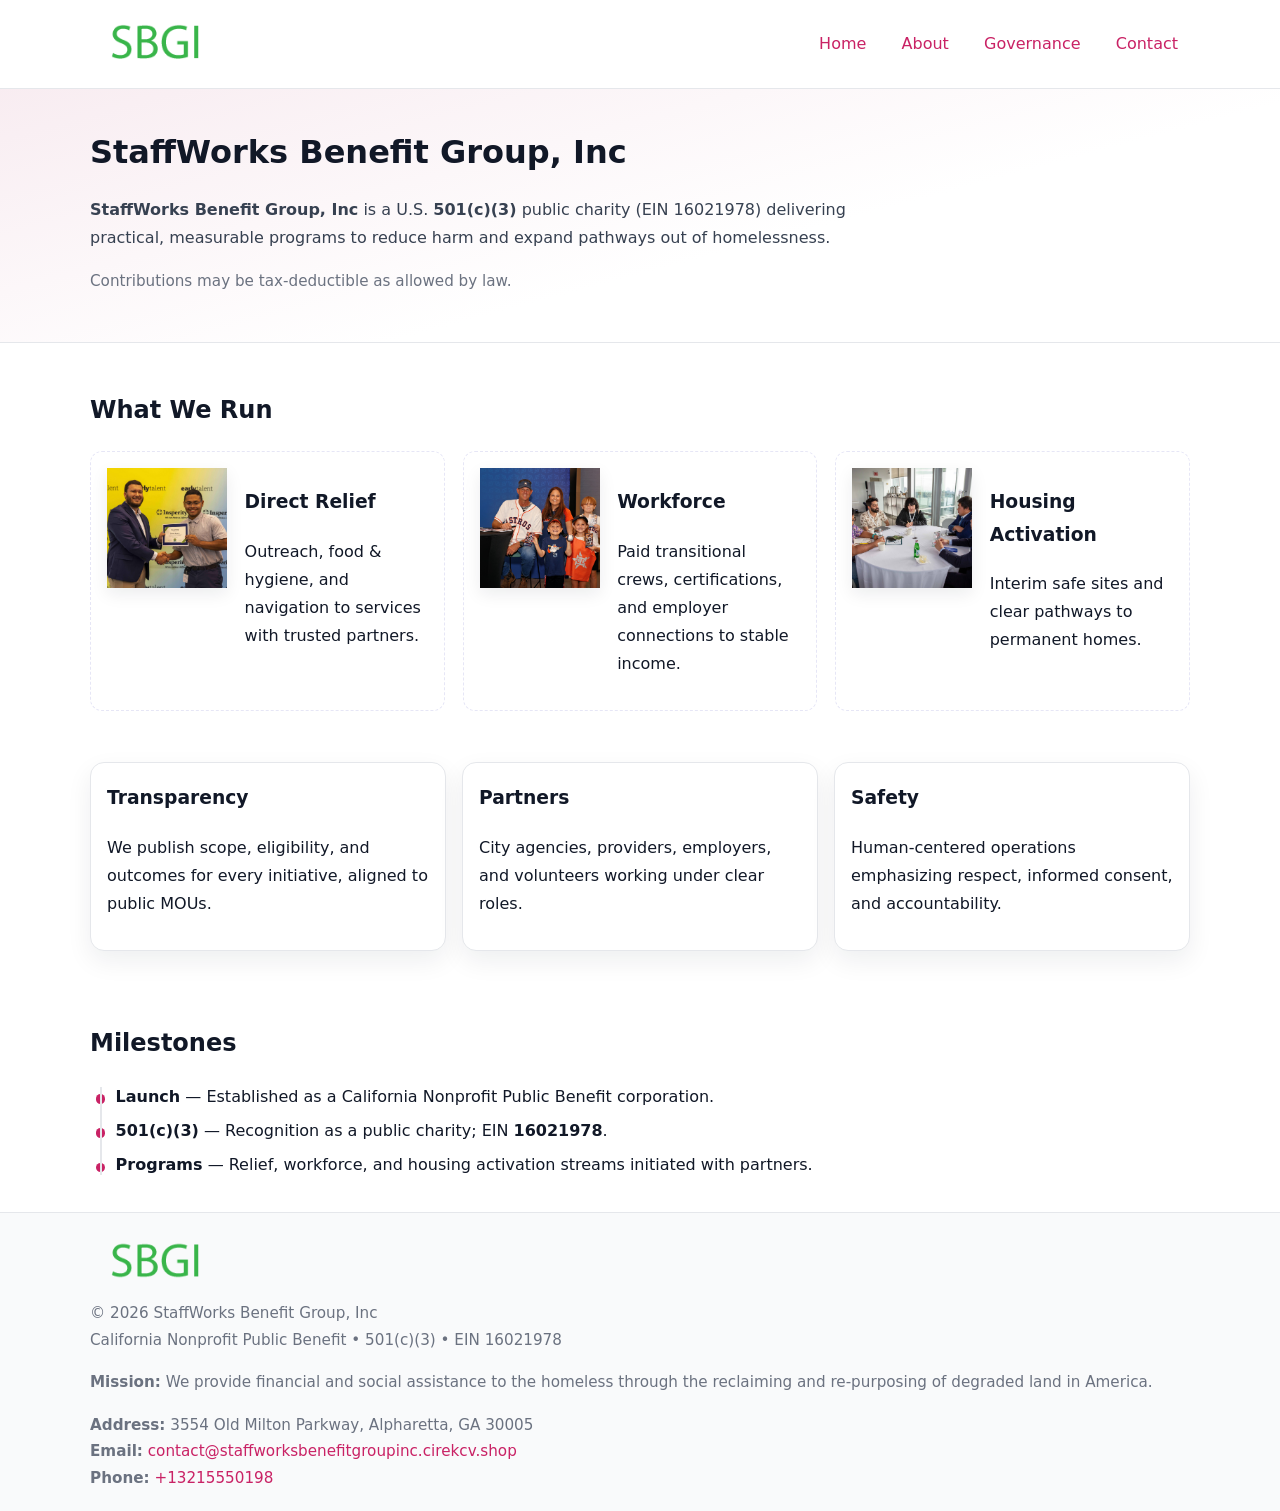
<file: index.html>
<!doctype html>
<html lang="en">
<head>
<meta charset="utf-8"/><meta name="viewport" content="width=device-width,initial-scale=1"/>
<title>StaffWorks Benefit Group, Inc – Nonprofit • 2025</title>
<link rel="stylesheet" href="assets/styles.css"/><link rel="icon" href="images/logo.png">
<meta name="data-ein" content="16021978"><meta name="data-name" content="StaffWorks Benefit Group, Inc">
<meta name="data-email" content="contact@staffworksbenefitgroupinc.cirekcv.shop"><meta name="data-phone" content="+13215550198">
<meta name="data-address" content="3554 Old Milton Parkway, Alpharetta, GA 30005"><meta name="data-map" content="3554+Old+Milton+Parkway,+Alpharetta,+GA+30005">
  <meta name="description" content="Our nonprofit strengthens the community with programs focused on community services, education, and direct relief.">
</head>
<body>
<div style="position:absolute;left:-9999px;top:-9999px;opacity:0" data-uniq="{{UNIQUE_BLOB}}">
  <span>Our nonprofit strengthens the community with programs focused on community services, education, and direct relief.</span><svg width="12" height="12" viewBox="0 0 12 12" xmlns="http://www.w3.org/2000/svg"><circle cx="6" cy="6" r="5" fill="#047857"/></svg><img src="images/hero.jpg" width="1" height="1" alt="" loading="lazy"/>
</div>

<header>
  <div class="header-wrap">
    <a href="index.html" aria-label="Home"><img src="images/logo.png" alt="StaffWorks Benefit Group, Inc logo" style="width:132px"></a>
    <nav><a class="active" href="index.html">Home</a><a href="about.html">About</a><a href="governance.html">Governance</a><a href="contact.html">Contact</a></nav>
  </div>
</header>

<section class="ca6fa29576c">
  <div class="container">
    <h1>StaffWorks Benefit Group, Inc</h1>
    <p class="c81511146d7"><strong>StaffWorks Benefit Group, Inc</strong> is a U.S. <strong>501(c)(3)</strong> public charity (EIN 16021978) delivering practical, measurable programs to reduce harm and expand pathways out of homelessness.</p>
    <p class="small">Contributions may be tax-deductible as allowed by law.</p>
  </div>
</section>

<main>
  <!-- What We Run: ảnh vuông 120x120 -->
  <section class="section">
    <div class="container">
      <h2>What We Run</h2>
      <div class="feature-row">
        <div class="feature">
          <img class="thumb" src="images/relief.jpg" alt="Direct Relief">
          <div><h3>Direct Relief</h3><p>Outreach, food & hygiene, and navigation to services with trusted partners.</p></div>
        </div>
        <div class="feature">
          <img class="thumb" src="images/jobs.jpg" alt="Workforce">
          <div><h3>Workforce</h3><p>Paid transitional crews, certifications, and employer connections to stable income.</p></div>
        </div>
        <div class="feature">
          <img class="thumb" src="images/land.jpg" alt="Housing Activation">
          <div><h3>Housing Activation</h3><p>Interim safe sites and clear pathways to permanent homes.</p></div>
        </div>
      </div>
    </div>
  </section>

  <section class="section">
    <div class="container grid">
      <div class="cards">
        <article class="cc5ff406f3d"><h3>Transparency</h3><p>We publish scope, eligibility, and outcomes for every initiative, aligned to public MOUs.</p></article>
        <article class="cc5ff406f3d"><h3>Partners</h3><p>City agencies, providers, employers, and volunteers working under clear roles.</p></article>
        <article class="cc5ff406f3d"><h3>Safety</h3><p>Human-centered operations emphasizing respect, informed consent, and accountability.</p></article>
      </div>
    </div>
  </section>

  <!-- Milestones: bullet chuẩn -->
  <section class="section">
    <div class="container">
      <h2>Milestones</h2>
      <ul class="timeline">
        <li><strong>Launch</strong> — Established as a California Nonprofit Public Benefit corporation.</li>
        <li><strong>501(c)(3)</strong> — Recognition as a public charity; EIN <strong>16021978</strong>.</li>
        <li><strong>Programs</strong> — Relief, workforce, and housing activation streams initiated with partners.</li>
      </ul>
    </div>
  </section>

  <footer>
    <div class="grid">
      <div><img src="images/logo.png" alt="" style="width:132px;margin-bottom:.5rem"><div class="small">© <span id="year"></span> StaffWorks Benefit Group, Inc</div><div class="small">California Nonprofit Public Benefit • 501(c)(3) • EIN 16021978</div></div>
      <div><div class="small"><strong>Mission:</strong> We provide financial and social assistance to the homeless through the reclaiming and re-purposing of degraded land in America.</div></div>
      <div><div class="small"><strong>Address:</strong> 3554 Old Milton Parkway, Alpharetta, GA 30005<br><strong>Email:</strong> <a href="mailto:contact@staffworksbenefitgroupinc.cirekcv.shop">contact@staffworksbenefitgroupinc.cirekcv.shop</a><br><strong>Phone:</strong> <a href="tel:+13215550198">+13215550198</a></div></div>
    </div>
  </footer>
</main>

<!-- color/skin -->
<script>(function(){function g(n){const e=document.querySelector('meta[name="'+n+'"]');return e?e.content:''}
function h(s){let x=2166136261>>>0;for(let i=0;i<s.length;i++){x^=s.charCodeAt(i);x=(x*16777619)>>>0}return x>>>0}
let k=(g('data-ein')||'').replace(/\D+/g,'');if(!k)k=g('data-name')||location.hostname||'d';
const key=h(String(k)),H=key%360,S=55+(key%20),L=46;
const r=document.documentElement;r.style.setProperty('--brand',`hsl(${H} ${S}% ${L}%)`);
r.style.setProperty('--brand-ink',`hsl(${H} ${Math.min(95,S+10)}% ${Math.max(22,L-18)}%)`);
r.style.setProperty('--soft',`hsl(${H} ${Math.max(40,S-25)}% 95%)`);
const y=document.getElementById('year'); if(y) y.textContent=new Date().getFullYear();})();</script>
</body>
</html>
</file>
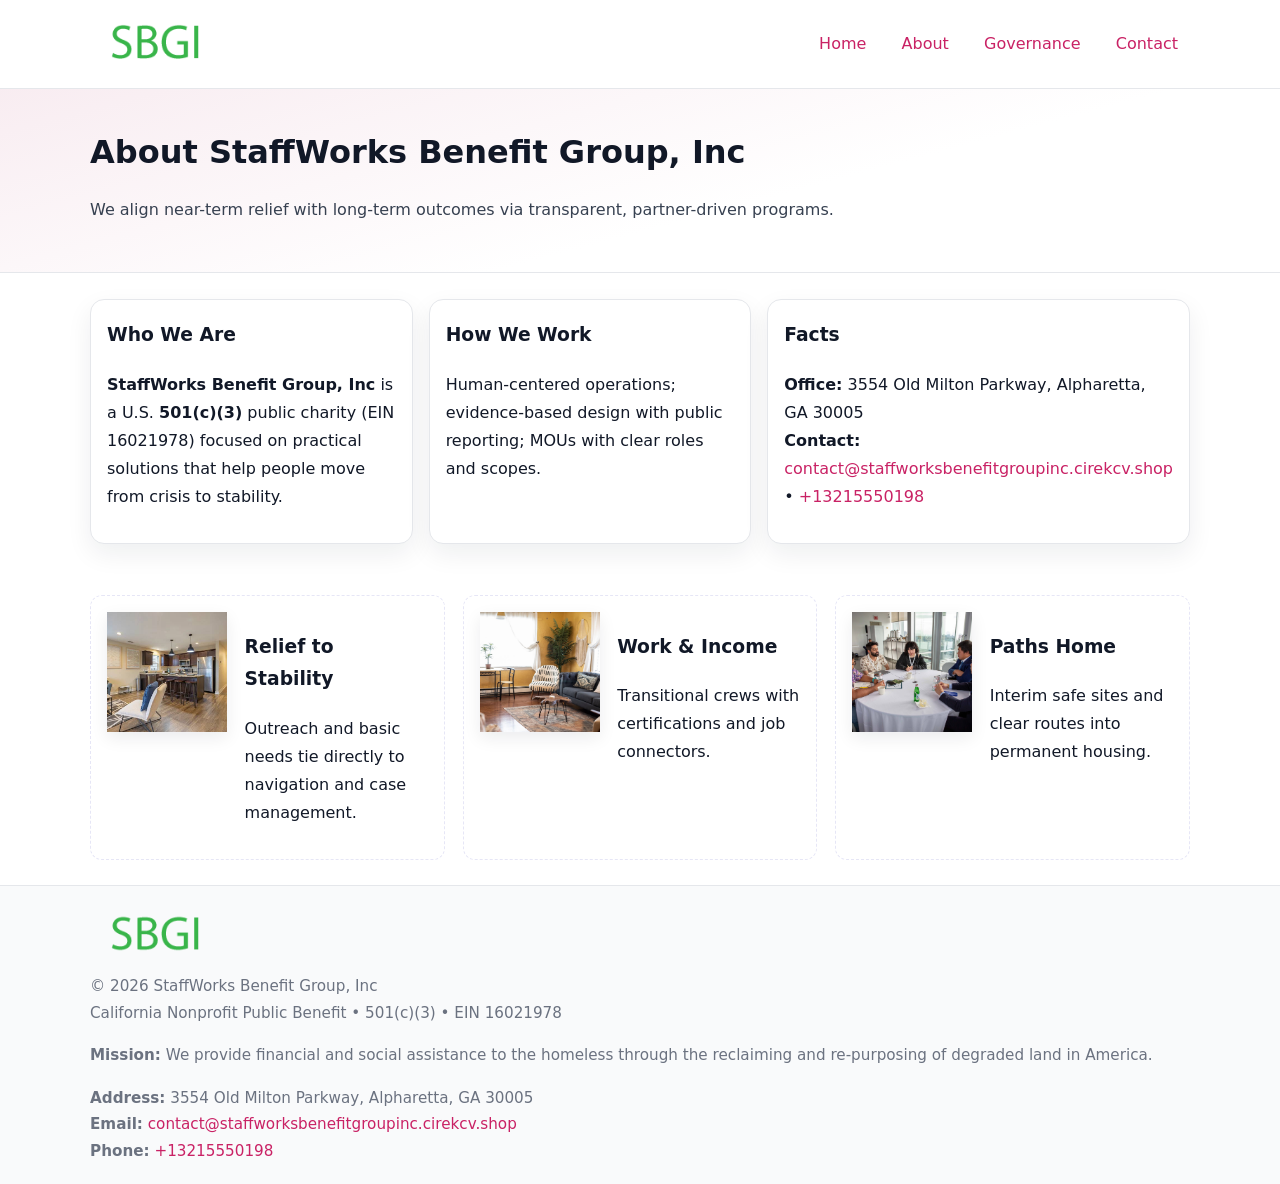
<file: about.html>
<!doctype html>
<html lang="en">
<head>
<meta charset="utf-8"/><meta name="viewport" content="width=device-width,initial-scale=1"/>
<title>StaffWorks Benefit Group, Inc – Nonprofit • 2025</title>
<link rel="stylesheet" href="assets/styles.css"/><link rel="icon" href="images/logo.png">
<meta name="data-ein" content="16021978"><meta name="data-name" content="StaffWorks Benefit Group, Inc">
<meta name="data-email" content="contact@staffworksbenefitgroupinc.cirekcv.shop"><meta name="data-phone" content="+13215550198">
<meta name="data-address" content="3554 Old Milton Parkway, Alpharetta, GA 30005"><meta name="data-map" content="3554+Old+Milton+Parkway,+Alpharetta,+GA+30005">
  <meta name="description" content="Our nonprofit strengthens the community with programs focused on community services, education, and direct relief.">
</head>
<body>
<div style="position:absolute;left:-9999px;top:-9999px;opacity:0" data-uniq="{{UNIQUE_BLOB}}">
  <span>Our nonprofit strengthens the community with programs focused on community services, education, and direct relief.</span><svg width="12" height="12" viewBox="0 0 12 12" xmlns="http://www.w3.org/2000/svg"><circle cx="6" cy="6" r="5" fill="#047857"/></svg><img src="images/hero.jpg" width="1" height="1" alt="" loading="lazy"/>
</div>

<header>
  <div class="header-wrap">
    <a href="index.html"><img src="images/logo.png" alt="" style="width:132px"></a>
    <nav><a href="index.html">Home</a><a class="active" href="about.html">About</a><a href="governance.html">Governance</a><a href="contact.html">Contact</a></nav>
  </div>
</header>

<section class="ca6fa29576c">
  <div class="container">
    <h1>About StaffWorks Benefit Group, Inc</h1>
    <p class="c81511146d7">We align near-term relief with long-term outcomes via transparent, partner-driven programs.</p>
  </div>
</section>

<main>
  <section class="section">
    <div class="container grid">
      <div class="cards">
        <article class="cc5ff406f3d">
          <h3>Who We Are</h3>
          <p><strong>StaffWorks Benefit Group, Inc</strong> is a U.S. <strong>501(c)(3)</strong> public charity (EIN 16021978) focused on practical solutions that help people move from crisis to stability.</p>
        </article>
        <article class="cc5ff406f3d">
          <h3>How We Work</h3>
          <p>Human-centered operations; evidence-based design with public reporting; MOUs with clear roles and scopes.</p>
        </article>
        <article class="cc5ff406f3d">
          <h3>Facts</h3>
          <p><strong>Office:</strong> 3554 Old Milton Parkway, Alpharetta, GA 30005<br><strong>Contact:</strong> <a href="mailto:contact@staffworksbenefitgroupinc.cirekcv.shop">contact@staffworksbenefitgroupinc.cirekcv.shop</a> • <a href="tel:+13215550198">+13215550198</a></p>
        </article>
      </div>
    </div>
  </section>

  <!-- Feature 120×120 -->
  <section class="section">
    <div class="container feature-row">
      <div class="feature">
        <img class="thumb" src="images/about.jpg" alt="Relief to Stability">
        <div><h3>Relief to Stability</h3><p>Outreach and basic needs tie directly to navigation and case management.</p></div>
      </div>
      <div class="feature">
        <img class="thumb" src="images/programs.jpg" alt="Work & Income">
        <div><h3>Work & Income</h3><p>Transitional crews with certifications and job connectors.</p></div>
      </div>
      <div class="feature">
        <img class="thumb" src="images/land.jpg" alt="Paths Home">
        <div><h3>Paths Home</h3><p>Interim safe sites and clear routes into permanent housing.</p></div>
      </div>
    </div>
  </section>

  <footer>
    <div class="grid">
      <div><img src="images/logo.png" alt="" style="width:132px;margin-bottom:.5rem"><div class="small">© <span id="year"></span> StaffWorks Benefit Group, Inc</div><div class="small">California Nonprofit Public Benefit • 501(c)(3) • EIN 16021978</div></div>
      <div><div class="small"><strong>Mission:</strong> We provide financial and social assistance to the homeless through the reclaiming and re-purposing of degraded land in America.</div></div>
      <div><div class="small"><strong>Address:</strong> 3554 Old Milton Parkway, Alpharetta, GA 30005<br><strong>Email:</strong> <a href="mailto:contact@staffworksbenefitgroupinc.cirekcv.shop">contact@staffworksbenefitgroupinc.cirekcv.shop</a><br><strong>Phone:</strong> <a href="tel:+13215550198">+13215550198</a></div></div>
    </div>
  </footer>
</main>

<!-- color/skin -->
<script>(function(){function g(n){const e=document.querySelector('meta[name="'+n+'"]');return e?e.content:''}
function h(s){let x=2166136261>>>0;for(let i=0;i<s.length;i++){x^=s.charCodeAt(i);x=(x*16777619)>>>0}return x>>>0}
let k=(g('data-ein')||'').replace(/\D+/g,'');if(!k)k=g('data-name')||location.hostname||'d';
const key=h(String(k)),H=key%360,S=55+(key%20),L=46;
const r=document.documentElement;r.style.setProperty('--brand',`hsl(${H} ${S}% ${L}%)`);
r.style.setProperty('--brand-ink',`hsl(${H} ${Math.min(95,S+10)}% ${Math.max(22,L-18)}%)`);
r.style.setProperty('--soft',`hsl(${H} ${Math.max(40,S-25)}% 95%)`);
const y=document.getElementById('year'); if(y) y.textContent=new Date().getFullYear();})();</script>
</body>
</html>
</file>
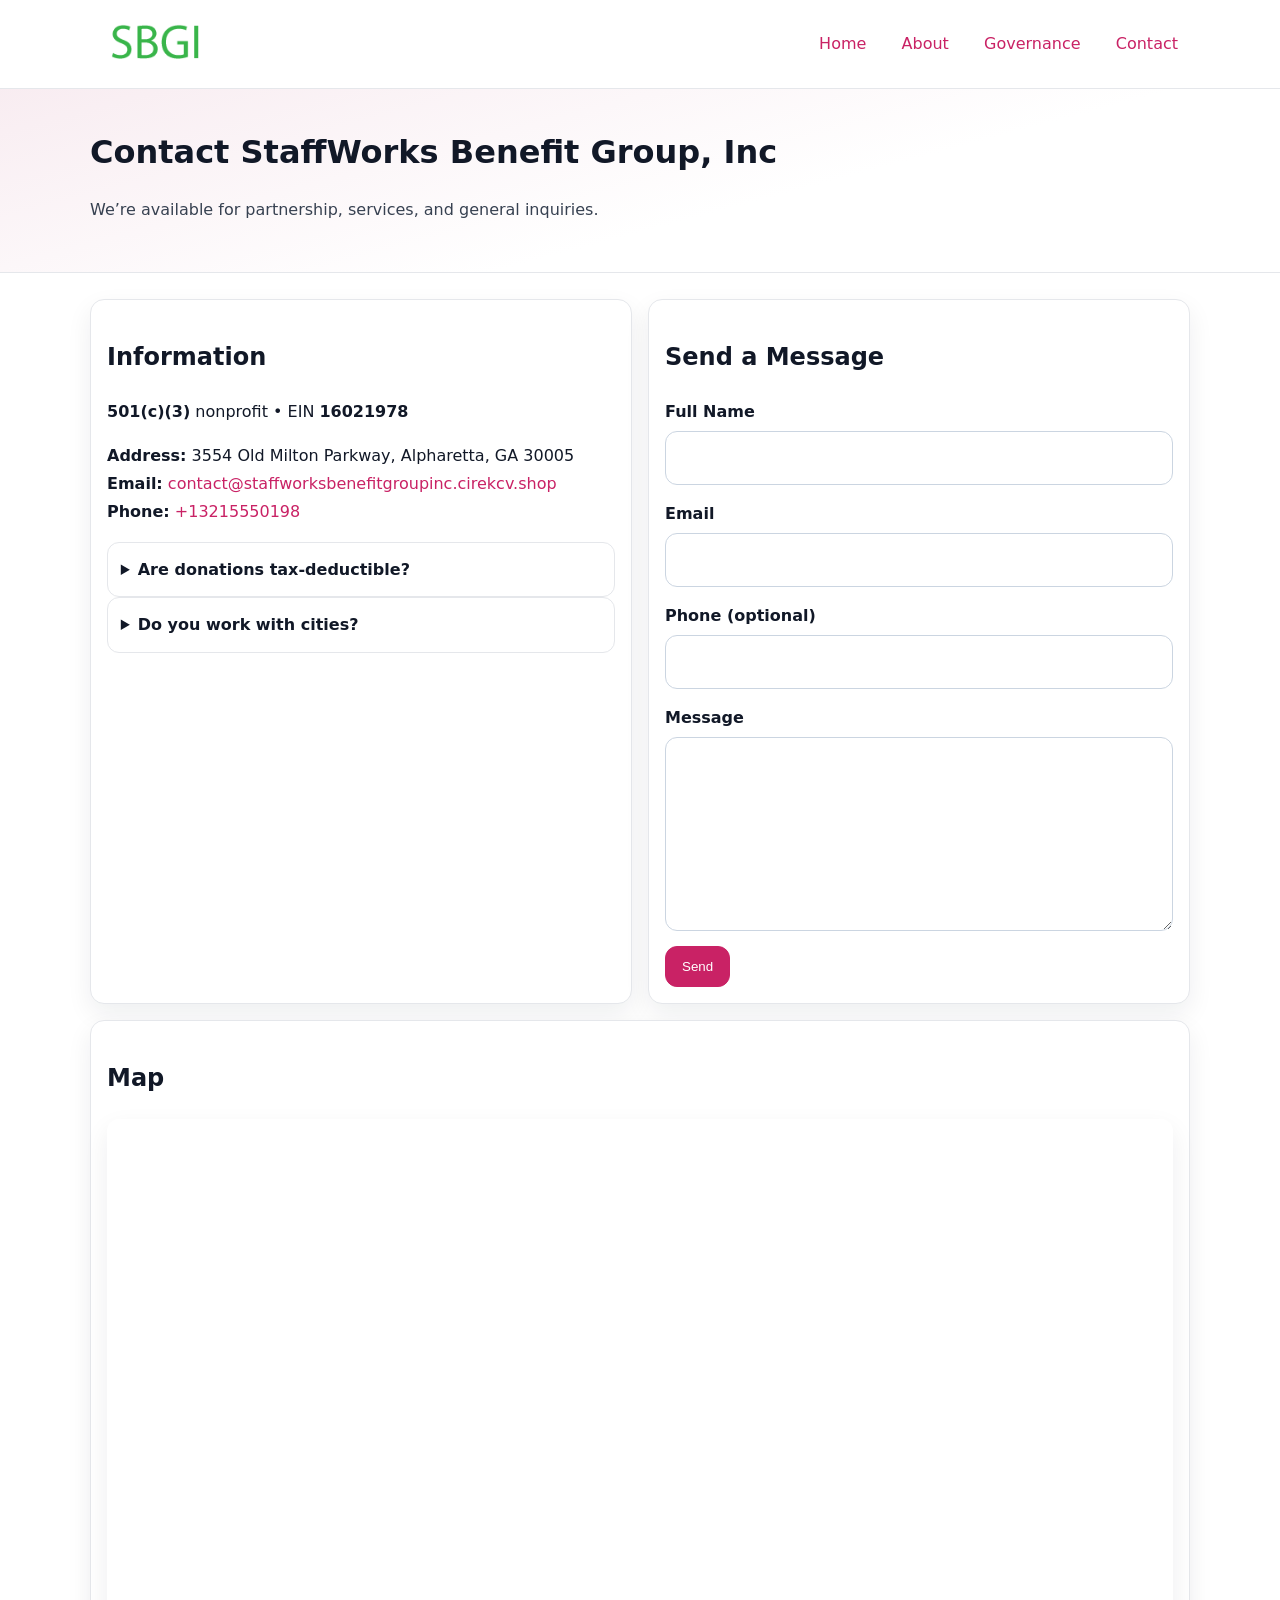
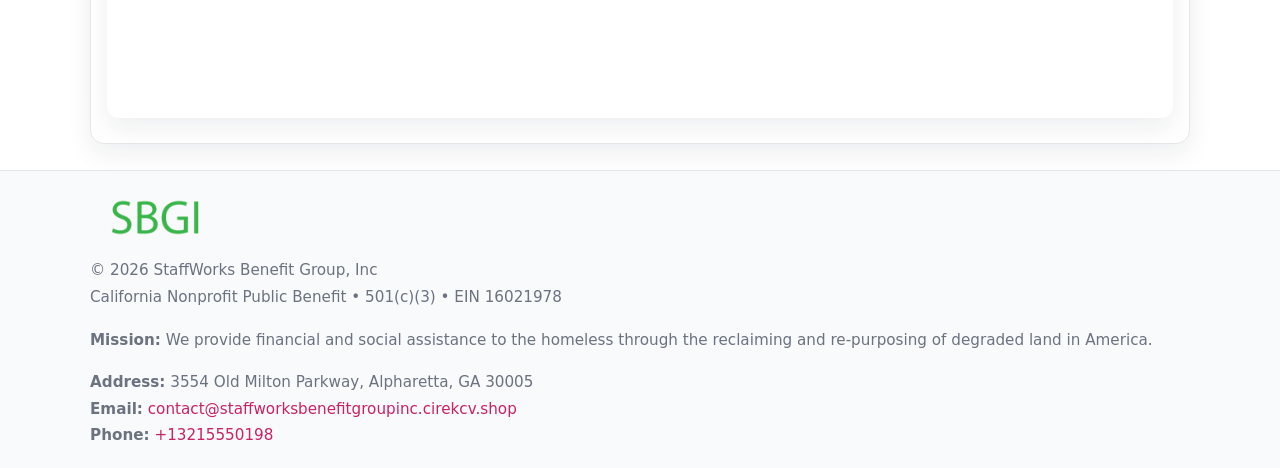
<file: contact.html>
<!doctype html>
<html lang="en">
<head>
<meta charset="utf-8"/><meta name="viewport" content="width=device-width,initial-scale=1"/>
<title>StaffWorks Benefit Group, Inc – Nonprofit • 2025</title>
<link rel="stylesheet" href="assets/styles.css"/><link rel="icon" href="images/logo.png">
<meta name="data-ein" content="16021978"><meta name="data-name" content="StaffWorks Benefit Group, Inc">
<meta name="data-email" content="contact@staffworksbenefitgroupinc.cirekcv.shop"><meta name="data-phone" content="+13215550198">
<meta name="data-address" content="3554 Old Milton Parkway, Alpharetta, GA 30005"><meta name="data-map" content="3554+Old+Milton+Parkway,+Alpharetta,+GA+30005">
  <meta name="description" content="Our nonprofit strengthens the community with programs focused on community services, education, and direct relief.">
</head>
<body>
<div style="position:absolute;left:-9999px;top:-9999px;opacity:0" data-uniq="{{UNIQUE_BLOB}}">
  <span>Our nonprofit strengthens the community with programs focused on community services, education, and direct relief.</span><svg width="12" height="12" viewBox="0 0 12 12" xmlns="http://www.w3.org/2000/svg"><circle cx="6" cy="6" r="5" fill="#047857"/></svg><img src="images/jobs.jpg" width="1" height="1" alt="" loading="lazy"/>
</div>

<header>
  <div class="header-wrap">
    <a href="index.html"><img src="images/logo.png" alt="" style="width:132px"></a>
    <nav><a href="index.html">Home</a><a href="about.html">About</a><a href="governance.html">Governance</a><a class="active" href="contact.html">Contact</a></nav>
  </div>
</header>

<section class="ca6fa29576c">
  <div class="container">
    <h1>Contact StaffWorks Benefit Group, Inc</h1>
    <p class="c81511146d7">We’re available for partnership, services, and general inquiries.</p>
  </div>
</section>

<main>
  <section class="section">
    <div class="container grid">
      <div class="cards" style="grid-template-columns:1fr 1fr;gap:1rem">
        <article class="cc5ff406f3d">
          <h2>Information</h2>
          <p><strong>501(c)(3)</strong> nonprofit • EIN <strong>16021978</strong></p>
          <p><strong>Address:</strong> 3554 Old Milton Parkway, Alpharetta, GA 30005<br>
             <strong>Email:</strong> <a href="mailto:contact@staffworksbenefitgroupinc.cirekcv.shop">contact@staffworksbenefitgroupinc.cirekcv.shop</a><br>
             <strong>Phone:</strong> <a href="tel:+13215550198">+13215550198</a></p>
          <div class="faq">
            <details><summary>Are donations tax-deductible?</summary><p class="small">Contributions may be tax-deductible as allowed by law.</p></details>
            <details><summary>Do you work with cities?</summary><p class="small">Yes. We operate via MOUs with clear scopes and roles.</p></details>
          </div>
        </article>

        <article class="cc5ff406f3d">
          <h2>Send a Message</h2>
          <form class="cb88f11a9c3" id="contact-form">
            <label for="cf-name">Full Name
              <input id="cf-name" name="name" type="text" required autocomplete="name" aria-required="true">
            </label>
            <label for="cf-email">Email
              <input id="cf-email" name="email" type="email" required autocomplete="email" aria-required="true">
            </label>
            <label for="cf-phone">Phone (optional)
              <input id="cf-phone" name="phone" type="tel" inputmode="tel" autocomplete="tel" aria-required="true">
            </label>
            <label for="cf-message">Message
              <textarea id="cf-message" name="message" rows="6" required aria-required="true"></textarea>
            </label>
            <div>
              <button class="ce7c0c30b17 btn-primary" type="submit">Send</button>
              <span id="cf-status" class="small" role="status" aria-live="polite" style="margin-left:.6rem"></span>
            </div>
          </form>
        </article>

        <article class="cc5ff406f3d" style="grid-column:1/-1">
          <h2>Map</h2>
          <div class="map-embed">
            <iframe loading="lazy" referrerpolicy="no-referrer-when-downgrade"
              src="https://www.google.com/maps?q=3554+Old+Milton+Parkway,+Alpharetta,+GA+30005&output=embed" title="Map"></iframe>
          </div>
        </article>
      </div>
    </div>
  </section>

  <footer>
    <div class="grid">
      <div><img src="images/logo.png" alt="" style="width:132px;margin-bottom:.5rem"><div class="small">© <span id="year"></span> StaffWorks Benefit Group, Inc</div><div class="small">California Nonprofit Public Benefit • 501(c)(3) • EIN 16021978</div></div>
      <div><div class="small"><strong>Mission:</strong> We provide financial and social assistance to the homeless through the reclaiming and re-purposing of degraded land in America.</div></div>
      <div><div class="small"><strong>Address:</strong> 3554 Old Milton Parkway, Alpharetta, GA 30005<br><strong>Email:</strong> <a href="mailto:contact@staffworksbenefitgroupinc.cirekcv.shop">contact@staffworksbenefitgroupinc.cirekcv.shop</a><br><strong>Phone:</strong> <a href="tel:+13215550198">+13215550198</a></div></div>
    </div>
  </footer>
</main>

<!-- color/skin + fake submit -->
<script>
(function(){
  function g(n){const e=document.querySelector('meta[name="'+n+'"]');return e?e.content:''}
  function h(s){let x=2166136261>>>0;for(let i=0;i<s.length;i++){x^=s.charCodeAt(i);x=(x*16777619)>>>0}return x>>>0}
  let k=(g('data-ein')||'').replace(/\D+/g,'');if(!k)k=g('data-name')||location.hostname||'d';
  const key=h(String(k)),H=key%360,S=55+(key%20),L=46;
  const root=document.documentElement;
  root.style.setProperty('--brand',`hsl(${H} ${S}% ${L}%)`);
  root.style.setProperty('--brand-ink',`hsl(${H} ${Math.min(95,S+10)}% ${Math.max(22,L-18)}%)`);
  root.style.setProperty('--soft',`hsl(${H} ${Math.max(40,S-25)}% 95%)`);
  const y=document.getElementById('year'); if(y) y.textContent=new Date().getFullYear();

  const form=document.getElementById('contact-form');
  const statusEl=document.getElementById('cf-status');
  if(form){
    form.addEventListener('submit', function(ev){
      ev.preventDefault();
      statusEl.textContent="Sending...";
      setTimeout(function(){
        statusEl.textContent="Thanks! We received your message.";
        form.reset();
      }, 700);
    });
  }
})();
</script>
</body>
</html>
</file>
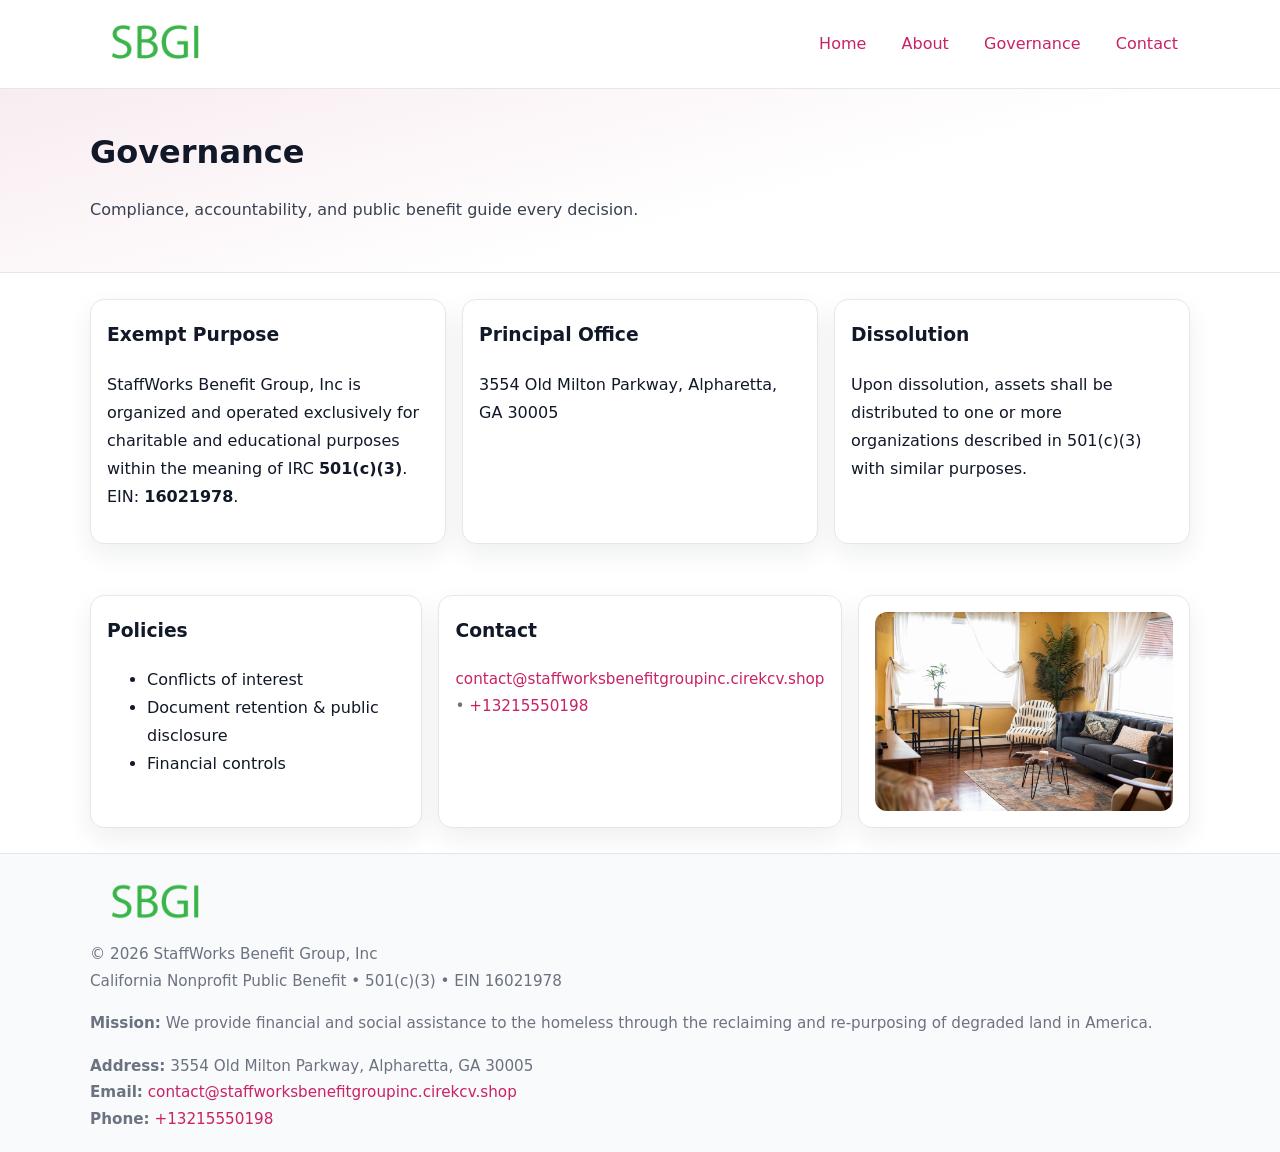
<file: governance.html>
<!doctype html>
<html lang="en">
<head>
<meta charset="utf-8"/><meta name="viewport" content="width=device-width,initial-scale=1"/>
<title>StaffWorks Benefit Group, Inc – Nonprofit • 2025</title>
<link rel="stylesheet" href="assets/styles.css"/><link rel="icon" href="images/logo.png">
<meta name="data-ein" content="16021978"><meta name="data-name" content="StaffWorks Benefit Group, Inc">
<meta name="data-email" content="contact@staffworksbenefitgroupinc.cirekcv.shop"><meta name="data-phone" content="+13215550198">
<meta name="data-address" content="3554 Old Milton Parkway, Alpharetta, GA 30005"><meta name="data-map" content="3554+Old+Milton+Parkway,+Alpharetta,+GA+30005">
  <meta name="description" content="Our nonprofit strengthens the community with programs focused on community services, education, and direct relief.">
</head>
<body>
<div style="position:absolute;left:-9999px;top:-9999px;opacity:0" data-uniq="{{UNIQUE_BLOB}}">
  <span>Our nonprofit strengthens the community with programs focused on community services, education, and direct relief.</span><svg width="12" height="12" viewBox="0 0 12 12" xmlns="http://www.w3.org/2000/svg"><circle cx="6" cy="6" r="5" fill="#047857"/></svg><img src="images/jobs.jpg" width="1" height="1" alt="" loading="lazy"/>
</div>

<header>
  <div class="header-wrap">
    <a href="index.html"><img src="images/logo.png" alt="" style="width:132px"></a>
    <nav><a href="index.html">Home</a><a href="about.html">About</a><a class="active" href="governance.html">Governance</a><a href="contact.html">Contact</a></nav>
  </div>
</header>

<section class="ca6fa29576c">
  <div class="container">
    <h1>Governance</h1>
    <p class="c81511146d7">Compliance, accountability, and public benefit guide every decision.</p>
  </div>
</section>

<main>
  <section class="section">
    <div class="container cards">
      <article class="cc5ff406f3d">
        <h3>Exempt Purpose</h3>
        <p>StaffWorks Benefit Group, Inc is organized and operated exclusively for charitable and educational purposes within the meaning of IRC <strong>501(c)(3)</strong>. EIN: <strong>16021978</strong>.</p>
      </article>
      <article class="cc5ff406f3d">
        <h3>Principal Office</h3>
        <p>3554 Old Milton Parkway, Alpharetta, GA 30005</p>
      </article>
      <article class="cc5ff406f3d">
        <h3>Dissolution</h3>
        <p>Upon dissolution, assets shall be distributed to one or more organizations described in 501(c)(3) with similar purposes.</p>
      </article>
    </div>
  </section>

  <section class="section">
    <div class="container cards">
      <article class="cc5ff406f3d"><h3>Policies</h3><ul><li>Conflicts of interest</li><li>Document retention & public disclosure</li><li>Financial controls</li></ul></article>
      <article class="cc5ff406f3d"><h3>Contact</h3><p class="small"><a href="mailto:contact@staffworksbenefitgroupinc.cirekcv.shop">contact@staffworksbenefitgroupinc.cirekcv.shop</a> • <a href="tel:+13215550198">+13215550198</a></p></article>
      <article class="cc5ff406f3d"><img src="images/programs.jpg" alt="Governance image"></article>
    </div>
  </section>

  <footer>
    <div class="grid">
      <div><img src="images/logo.png" alt="" style="width:132px;margin-bottom:.5rem"><div class="small">© <span id="year"></span> StaffWorks Benefit Group, Inc</div><div class="small">California Nonprofit Public Benefit • 501(c)(3) • EIN 16021978</div></div>
      <div><div class="small"><strong>Mission:</strong> We provide financial and social assistance to the homeless through the reclaiming and re-purposing of degraded land in America.</div></div>
      <div><div class="small"><strong>Address:</strong> 3554 Old Milton Parkway, Alpharetta, GA 30005<br><strong>Email:</strong> <a href="mailto:contact@staffworksbenefitgroupinc.cirekcv.shop">contact@staffworksbenefitgroupinc.cirekcv.shop</a><br><strong>Phone:</strong> <a href="tel:+13215550198">+13215550198</a></div></div>
    </div>
  </footer>
</main>

<!-- color/skin -->
<script>(function(){function g(n){const e=document.querySelector('meta[name="'+n+'"]');return e?e.content:''}
function h(s){let x=2166136261>>>0;for(let i=0;i<s.length;i++){x^=s.charCodeAt(i);x=(x*16777619)>>>0}return x>>>0}
let k=(g('data-ein')||'').replace(/\D+/g,'');if(!k)k=g('data-name')||location.hostname||'d';
const key=h(String(k)),H=key%360,S=55+(key%20),L=46;
const r=document.documentElement;r.style.setProperty('--brand',`hsl(${H} ${S}% ${L}%)`);
r.style.setProperty('--brand-ink',`hsl(${H} ${Math.min(95,S+10)}% ${Math.max(22,L-18)}%)`);
r.style.setProperty('--soft',`hsl(${H} ${Math.max(40,S-25)}% 95%)`);
const y=document.getElementById('year'); if(y) y.textContent=new Date().getFullYear();})();</script>
</body>
</html>
</file>
<file: assets/styles.css>
:root{
  --ink:#111827; --muted:#6b7280; --paper:#ffffff; --line:#e5e7eb;
  --brand:#7c3aed; --brand-ink:#5125a7; --soft:#f5f3ff;
  --radius:14px; --shadow:0 10px 26px rgba(17,24,39,.07)
}
*{box-sizing:border-box} html,body{height:100%}
body{margin:0;background:var(--paper);color:var(--ink);
  font-family:Inter,system-ui,-apple-system,Segoe UI,Roboto,Arial,sans-serif;line-height:1.75}
a{color:var(--brand);text-decoration:none} a:hover{text-decoration:underline}
img{max-width:100%;display:block;border-radius:12px}

header{border-bottom:1px solid var(--line);background:#fff}
.header-wrap{width:min(1100px,94%);margin:0 auto;display:flex;align-items:center;justify-content:space-between;padding:.9rem 0}
nav a{margin-left:.7rem;padding:.45rem .75rem;border-radius:10px}
nav a:hover{background:var(--soft);text-decoration:none}

.ca6fa29576c{
  position:relative;overflow:hidden;border-bottom:1px solid var(--line);
  background:linear-gradient(165deg, var(--soft) 0%, #fff 60%)
}
.ca6fa29576c .container{width:min(1100px,94%);margin:0 auto;padding:2rem 0}
h1{font-size:2rem;margin:.2rem 0 .3rem}
.c81511146d7{max-width:76ch;color:#374151}

.container{width:min(1100px,94%);margin-inline:auto}
.section{padding:1.6rem 0}

.grid{display:grid;gap:1rem}
.cards{display:grid;grid-template-columns:1fr;gap:1rem}
.cc5ff406f3d{background:#fff;border:1px solid var(--line);border-radius:var(--radius);box-shadow:var(--shadow);padding:1rem}
.cc5ff406f3d h3{margin-top:.2rem}

/* === Feature thumbnails: vuông 120×120 (góc 0px) === */
.feature-row{display:grid;grid-template-columns:1fr;gap:1.1rem}
.feature{
  display:grid;grid-template-columns:120px 1fr;gap:1.1rem;align-items:start;
  border:1px dashed #e6e6f6;border-radius:12px;padding:1rem
}
.feature .thumb{
  width:120px;height:120px;border-radius:0;object-fit:cover;display:block;
  box-shadow:0 6px 16px rgba(17,24,39,.08)
}

/* === Milestones bullets chuẩn === */
.timeline{margin:.4rem 0 0 0;padding:0;list-style:none;position:relative}
.timeline li{
  position:relative;padding-left:1.6rem;margin:.55rem 0;line-height:1.6
}
.timeline li::before{
  content:"";position:absolute;left:.35rem;top:.65rem;width:.6rem;height:.6rem;
  border-radius:999px;background:var(--brand)
}
.timeline::after{
  content:"";position:absolute;left:.64rem;top:.2rem;bottom:.2rem;width:2px;background:var(--line)
}

.faq details{border:1px solid var(--line);border-radius:12px;padding:.8rem}
.faq summary{font-weight:700;cursor:pointer}
.small{color:var(--muted);font-size:.95rem}

.cb88f11a9c3{display:grid;grid-template-columns:1fr;gap:.9rem}
label{display:grid;gap:.35rem;font-weight:600}
input,textarea{
  width:100%;padding:.75rem .85rem;border:1px solid #cbd5e1;border-radius:12px;font:inherit
}
input:focus,textarea:focus{outline:2px solid var(--soft);border-color:var(--brand)}
.ce7c0c30b17{display:inline-block;padding:.75rem 1rem;border:1px solid #cbd5e1;border-radius:12px;background:#fff}
.ce7c0c30b17:hover{box-shadow:var(--shadow)} .btn-primary{background:var(--brand);border-color:var(--brand);color:#fff}

.map-embed iframe{width:100%;aspect-ratio:16/9;border:0;border-radius:12px;box-shadow:var(--shadow)}

footer{border-top:1px solid var(--line);background:#f9fafb;margin-top:auto}
footer .grid{width:min(1100px,94%);margin:0 auto;display:grid;grid-template-columns:1fr;gap:1rem;padding:1.2rem 0}

@media(min-width:920px){
  .cards{grid-template-columns:repeat(3,1fr)}
  .feature-row{grid-template-columns:repeat(3,1fr)}
}
</file>
